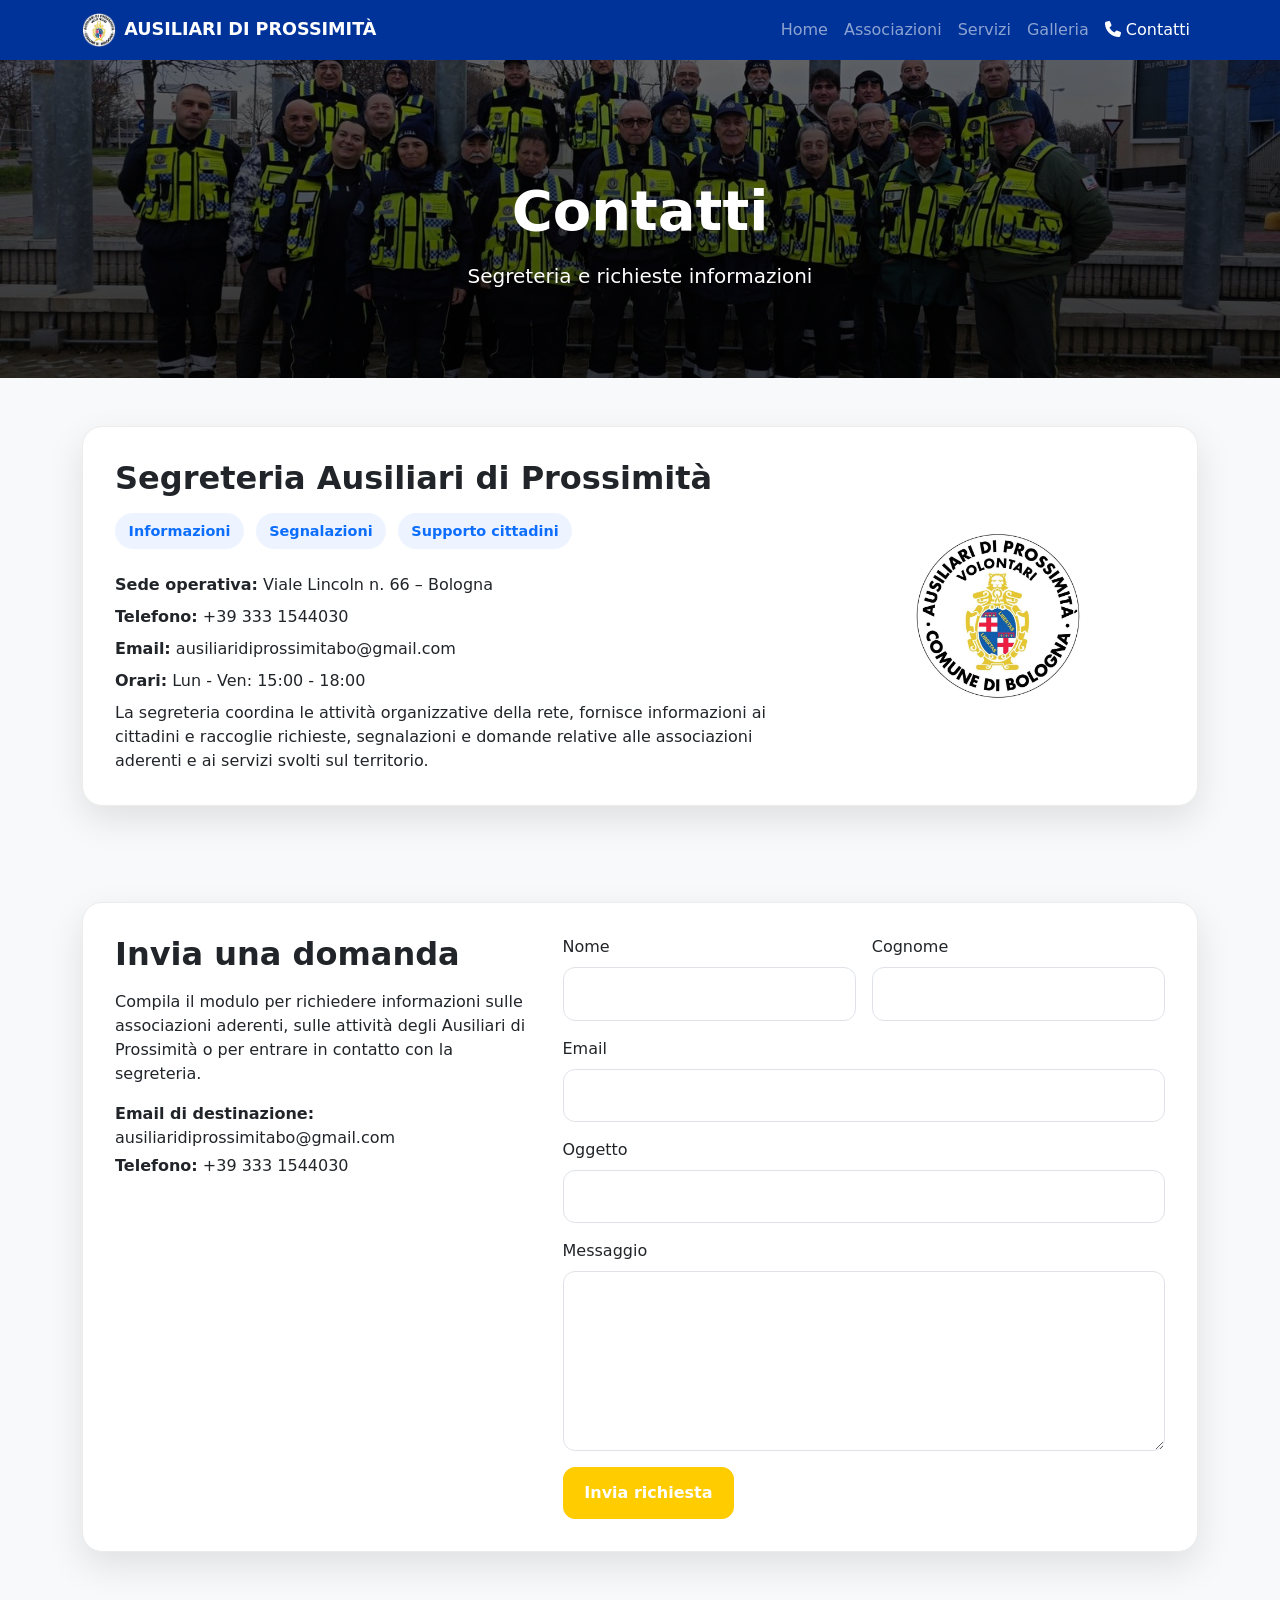
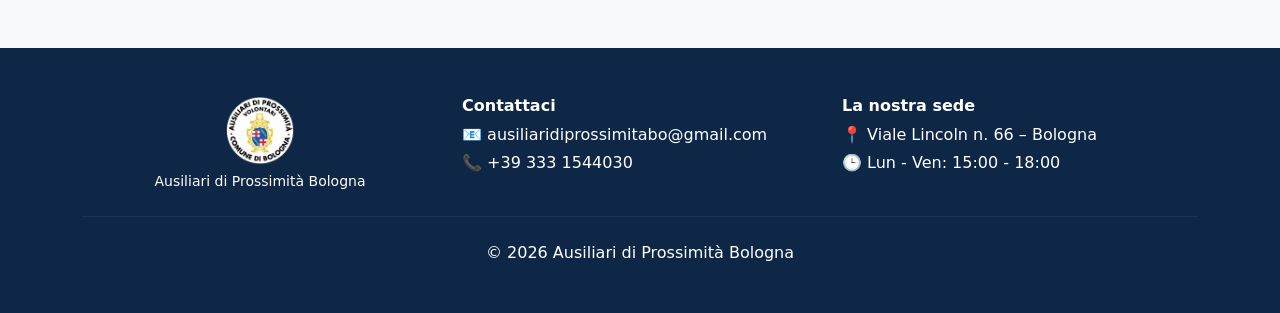
<file: html/contatti.html>
<!DOCTYPE html>
<html lang="it">

<head>
    <meta charset="UTF-8">
    <meta name="viewport" content="width=device-width, initial-scale=1.0">
    <title>Contatti - Ausiliari di Prossimità Bologna</title>
    <meta name="description" content="Contatti e segreteria degli Ausiliari di Prossimità Bologna: come raggiungerci e inviare una richiesta di informazioni." />
    <link href="https://cdn.jsdelivr.net/npm/bootstrap@5.3.3/dist/css/bootstrap.min.css" rel="stylesheet">
    <link rel="stylesheet" href="https://cdnjs.cloudflare.com/ajax/libs/font-awesome/6.5.2/css/all.min.css">
    <link rel="stylesheet" href="../css/common.css">
    <link rel="stylesheet" href="../css/contatti.css">
</head>

<body>

    <nav id="site-navbar"></nav>

    <section class="side-hero">
        <div class="container text-center text-white">
            <h1 class="display-4 fw-bold mb-3">Contatti</h1>
            <p class="lead mb-0">Segreteria e richieste informazioni</p>
        </div>
    </section>

    <section id="segreteria" class="py-5">
        <div class="container">
            <div class="segreteria-box">
                <div class="row align-items-center g-4">
                    <div class="col-lg-8">
                        <h2 class="section-title">Segreteria Ausiliari di Prossimità</h2>
                        <div class="mb-3">
                            <span class="info-chip">Informazioni</span>
                            <span class="info-chip">Segnalazioni</span>
                            <span class="info-chip">Supporto cittadini</span>
                        </div>
                        <p class="mb-2"><strong>Sede operativa:</strong> Viale Lincoln n. 66 – Bologna</p>
                        <p class="mb-2"><strong>Telefono:</strong> +39 333 1544030</p>
                        <p class="mb-2"><strong>Email:</strong> ausiliaridiprossimitabo@gmail.com</p>
                        <p class="mb-2"><strong>Orari:</strong> Lun - Ven: 15:00 - 18:00</p>
                        <p class="mb-0">
                            La segreteria coordina le attività organizzative della rete, fornisce informazioni
                            ai cittadini e raccoglie richieste, segnalazioni e domande relative alle associazioni
                            aderenti e ai servizi svolti sul territorio.
                        </p>
                    </div>
                    <div class="col-lg-4 text-center">
                        <img src="../immagini/logo-volontari.jpeg" alt="Logo Segreteria"
                            class="img-fluid logo-segreteria">
                    </div>
                </div>
            </div>
        </div>
    </section>

    <section id="contatti" class="py-5">
        <div class="container">
            <div class="contact-form-box">
                <div class="row g-4">
                    <div class="col-lg-5">
                        <h2 class="section-title">Invia una domanda</h2>
                        <p>
                            Compila il modulo per richiedere informazioni sulle associazioni aderenti,
                            sulle attività degli Ausiliari di Prossimità o per entrare in contatto
                            con la segreteria.
                        </p>
                        <p class="mb-1"><strong>Email di destinazione:</strong> ausiliaridiprossimitabo@gmail.com</p>
                        <p class="mb-0"><strong>Telefono:</strong> +39 333 1544030</p>
                    </div>

                    <div class="col-lg-7">
                        <!--
                            Invio temporaneo via FormSubmit.co (gratuito, nessun server PHP
                            necessario) mentre il sito è su hosting gratuito senza PHP.
                            Quando passerai a un hosting con PHP, per tornare a usare
                            api/contatti.php con PHPMailer basta:
                            1) togliere action/method qui sotto (o farli puntare a "#")
                            2) in js/contatti.js cambiare l'URL del fetch da
                               "https://formsubmit.co/ajax/..." a "../api/contatti.php"
                        -->
                        <form id="contactForm" action="https://formsubmit.co/ausiliaridiprossimitabo@gmail.com" method="POST" novalidate>
                            <div class="row g-3">
                                <!-- Config FormSubmit: niente captcha (c'è già l'honeypot sotto), oggetto fisso dell'email -->
                                <input type="hidden" name="_captcha" value="false">
                                <input type="hidden" name="_subject" value="Nuovo messaggio dal sito - Ausiliari di Prossimità">
                                <input type="hidden" name="_template" value="table">

                                <!-- Honeypot anti-spam: campo nascosto, un utente reale non lo vede né lo compila -->
                                <div class="d-none" aria-hidden="true">
                                    <label for="sito_web">Non compilare questo campo</label>
                                    <input type="text" id="sito_web" name="sito_web" tabindex="-1" autocomplete="off">
                                </div>
                                <div class="col-md-6">
                                    <label for="nome" class="form-label">Nome</label>
                                    <input type="text" class="form-control" id="nome" name="nome" required>
                                </div>
                                <div class="col-md-6">
                                    <label for="cognome" class="form-label">Cognome</label>
                                    <input type="text" class="form-control" id="cognome" name="cognome" required>
                                </div>
                                <div class="col-12">
                                    <label for="email" class="form-label">Email</label>
                                    <input type="email" class="form-control" id="email" name="email" required>
                                </div>
                                <div class="col-12">
                                    <label for="oggetto" class="form-label">Oggetto</label>
                                    <input type="text" class="form-control" id="oggetto" name="oggetto" required>
                                </div>
                                <div class="col-12">
                                    <label for="messaggio" class="form-label">Messaggio</label>
                                    <textarea class="form-control" id="messaggio" name="messaggio" required></textarea>
                                </div>
                                <div class="col-12 d-flex align-items-center gap-3 flex-wrap">
                                    <button type="submit" class="btn btn-primary btn-contact">Invia richiesta</button>
                                    <div id="formStatus" class="form-status text-muted"></div>
                                </div>
                            </div>
                        </form>
                    </div>
                </div>
            </div>
        </div>
    </section>

    <footer id="site-footer"></footer>

    <script src="https://cdn.jsdelivr.net/npm/bootstrap@5.3.3/dist/js/bootstrap.bundle.min.js"></script>
    <script src="../js/contatti.js"></script>
    <script defer src="../js/common.js"></script>
</body>

</html>
</file>
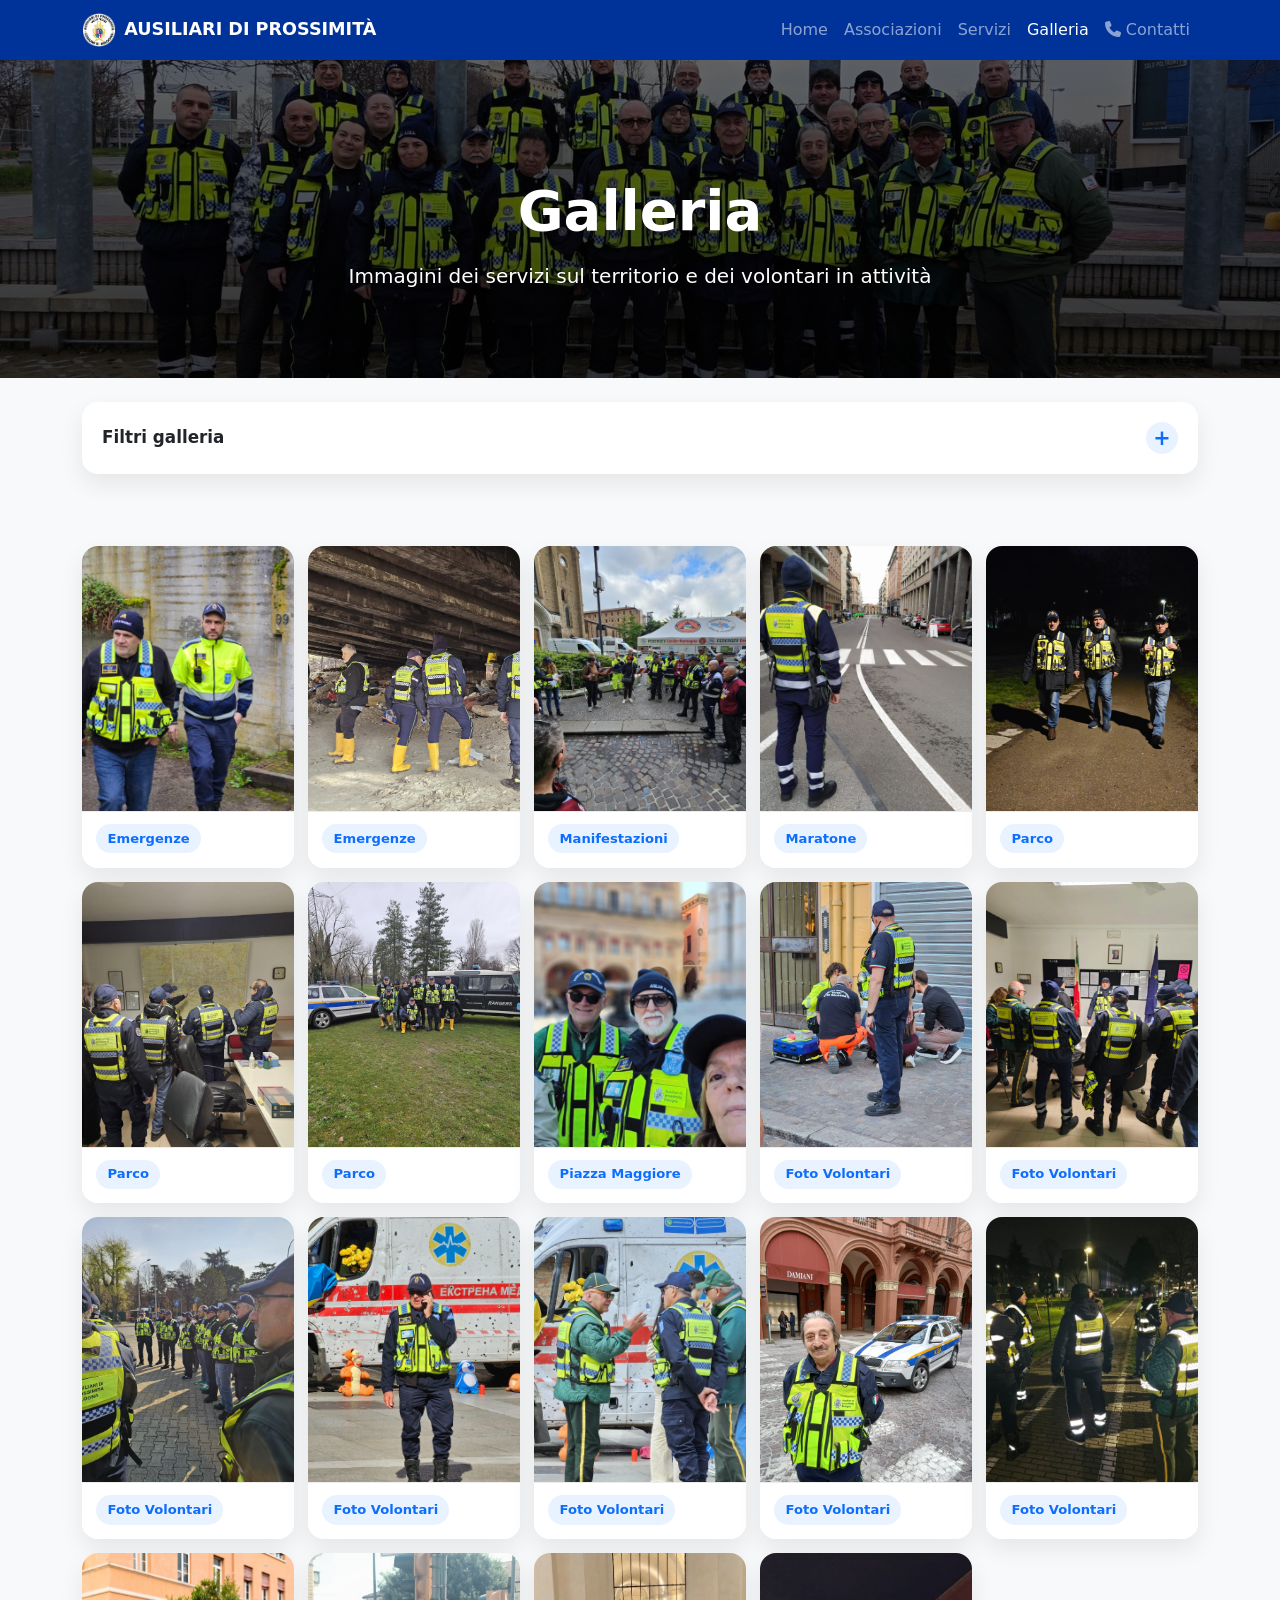
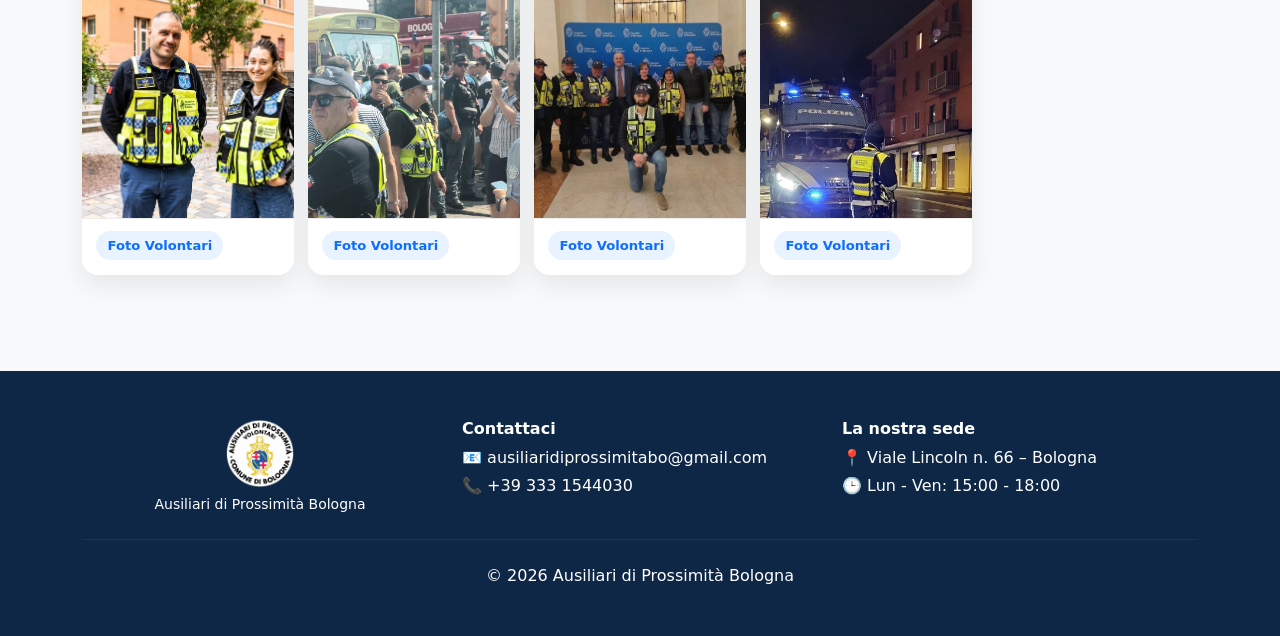
<file: html/galleria.html>
<!DOCTYPE html>
<html lang="it">

<head>
    <meta charset="UTF-8">
    <meta name="viewport" content="width=device-width, initial-scale=1.0">
    <title>Galleria - Ausiliari di Prossimità Bologna</title>
    <meta name="description" content="Foto dei servizi sul territorio e dei volontari in attività degli Ausiliari di Prossimità Bologna." />

    <link href="https://cdn.jsdelivr.net/npm/bootstrap@5.3.3/dist/css/bootstrap.min.css" rel="stylesheet">
    <link rel="stylesheet" href="https://cdnjs.cloudflare.com/ajax/libs/font-awesome/6.5.2/css/all.min.css">
    <link rel="stylesheet" href="../css/common.css">
    <link rel="stylesheet" href="../css/galleria.css">
</head>

<body>

    <nav id="site-navbar"></nav>

    <section class="side-hero">
        <div class="container text-center text-white">
            <h1 class="display-4 fw-bold mb-3">Galleria</h1>
            <p class="lead mb-0">
                Immagini dei servizi sul territorio e dei volontari in attività
            </p>
        </div>
    </section>

    <section class="py-4">
        <div class="container">
            <div class="gallery-filters-box">
                <button id="filtersToggle" class="filters-toggle-btn" type="button" aria-expanded="false"
                    aria-controls="filtersPanel">
                    <span>Filtri galleria</span>
                    <span id="filtersToggleIcon" class="filters-toggle-icon">+</span>
                </button>

                <div id="filtersPanel" class="filters-panel">
                    <div class="row g-3 align-items-end pt-3">
                        <div class="col-md-8 col-lg-6">
                            <label for="typeFilterSelect" class="form-label mb-1">Tipologia</label>
                            <select id="typeFilterSelect" class="form-select">
                                <option value="">Tutte</option>
                            </select>
                        </div>

                        <div class="col-md-4 col-lg-3">
                            <button id="resetFilters" class="btn btn-outline-secondary w-100">Reset filtri</button>
                        </div>
                    </div>
                </div>
            </div>
        </div>
    </section>

    <section class="py-5">
        <div class="container">
            <div id="galleryGrid" class="gallery-grid"></div>
        </div>
    </section>

    <div class="modal fade" id="galleryModal" tabindex="-1" aria-hidden="true">
        <div class="modal-dialog modal-fullscreen">
            <div class="modal-content gallery-modal-content">
                <div class="d-flex justify-content-end p-3">
                    <button type="button" class="btn-close btn-close-white" data-bs-dismiss="modal"
                        aria-label="Chiudi"></button>
                </div>

                <div class="gallery-modal-body">
                    <img id="modalImg" class="gallery-modal-img" alt="Immagine galleria">
                    <div class="gallery-modal-caption text-white text-center mt-3 px-3">
                        <h3 id="modalTitle" class="h4 mb-2"></h3>
                        <p id="modalMeta" class="mb-0"></p>
                    </div>
                </div>
            </div>
        </div>
    </div>

    <footer id="site-footer"></footer>

    <script src="https://cdn.jsdelivr.net/npm/bootstrap@5.3.3/dist/js/bootstrap.bundle.min.js"></script>
    <script defer src="../js/dati-galleria.js"></script>
    <script defer src="../js/galleria.js"></script>
    <script defer src="../js/common.js"></script>
</body>

</html>
</file>
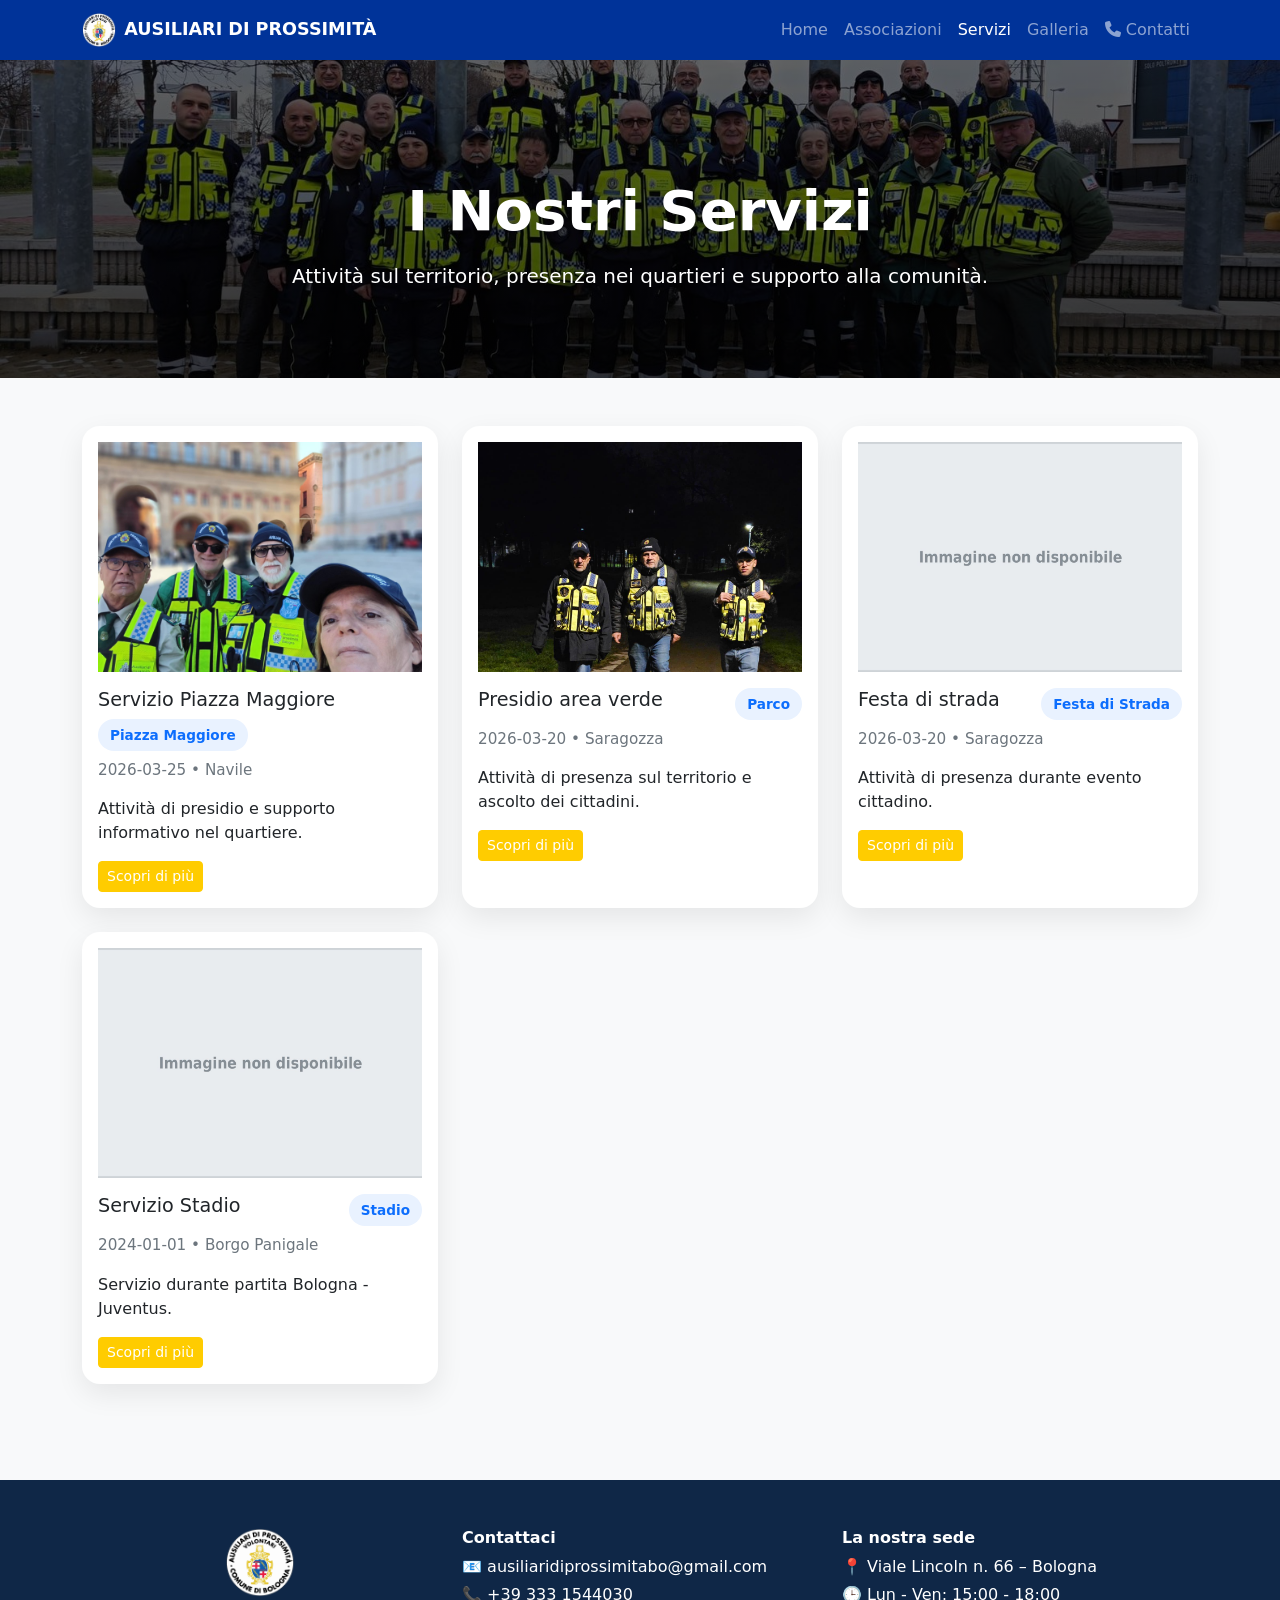
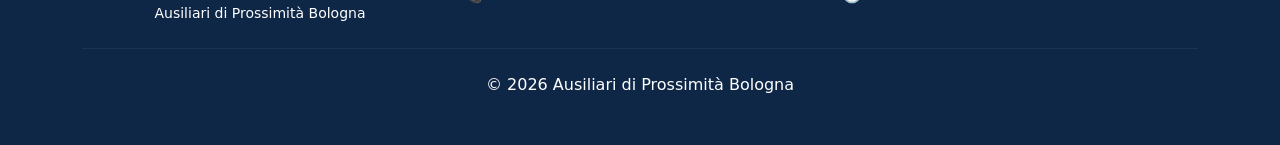
<file: html/servizi.html>
<!DOCTYPE html>
<html lang="it">

<head>
    <meta charset="UTF-8">
    <meta name="viewport" content="width=device-width, initial-scale=1.0">
    <title>Servizi - Ausiliari di Prossimità Bologna</title>
    <meta name="description" content="I servizi svolti sul territorio dagli Ausiliari di Prossimità Bologna: presidio, eventi, emergenze e supporto ai quartieri della città." />
    <link href="https://cdn.jsdelivr.net/npm/bootstrap@5.3.3/dist/css/bootstrap.min.css" rel="stylesheet">
    <link rel="stylesheet" href="https://cdnjs.cloudflare.com/ajax/libs/font-awesome/6.5.2/css/all.min.css">
    <link rel="stylesheet" href="../css/common.css">
    <link rel="stylesheet" href="../css/servizi.css">
</head>

<body>

    <nav id="site-navbar"></nav>

    <section class="side-hero">
        <div class="container text-center text-white">
            <h1 class="display-4 fw-bold mb-3">I Nostri Servizi</h1>
            <p class="lead mb-0">Attività sul territorio, presenza nei quartieri e supporto alla comunità.</p>
        </div>
    </section>

    <section class="py-5">
        <div class="container" id="serviziContainer"></div>
    </section>

    <footer id="site-footer"></footer>

    <script src="https://cdn.jsdelivr.net/npm/bootstrap@5.3.3/dist/js/bootstrap.bundle.min.js"></script>
    <script defer src="../js/dati-servizi.js"></script>
    <script defer src="../js/servizi.js"></script>
    <script defer src="../js/common.js"></script>
</body>

</html>
</file>
<file: css/common.css>
/* Navbar Blu Scuro + Bottoni Rossi Bologna */
.bg-bologna-dark { background-color: #003399 !important; }
.btn-primary { 
    background-color: #FFCC00 !important; 
    border-color: #FFCC00 !important; 
}
.btn-primary:hover { 
    background-color: #b49000 !important; 
    border-color: #b49000 !important; 
}
.btn-outline-light:hover { 
    border-color: #b49000; 
    background-color: #b49000; 
    color: white; 
}
/* NAVBAR LOGO */

.navbar-logo {
    height: 34px;
    width: auto;
    object-fit: contain;
}

.navbar-brand {
    font-size: 1.1rem;
    line-height: 1.1;
}

.navbar-brand-text {
    display: inline-block;
}

@media (max-width: 575.98px) {
    .navbar-brand {
        font-size: 0.82rem;
    }

    .navbar-brand-text {
        line-height: 1.05;
    }

    .navbar-logo {
        height: 24px;
    }

    .navbar {
        padding-top: 0.35rem;
        padding-bottom: 0.35rem;
    }

    .navbar-toggler {
        padding: 0.25rem 0.5rem;
    }
}

/* MARCHIO CENTRATO SU MOBILE
   Sotto i 992px la barra contiene tre elementi in fila: un segnaposto
   vuoto a sinistra, il marchio al centro e il pulsante del menu a destra.
   Dando al segnaposto la stessa larghezza del pulsante, il marchio resta
   esattamente al centro invece di essere spinto a sinistra. */

@media (max-width: 991.98px) {
    .navbar-spazio,
    .navbar-toggler {
        flex: 0 0 46px;
        width: 46px;
    }

    /* Il pulsante non ha piu' bisogno di padding orizzontale:
       l'icona si centra da sola nella larghezza fissata sopra. */
    .navbar-toggler {
        padding-left: 0;
        padding-right: 0;
    }

    .navbar-brand {
        flex: 1 1 auto;
        min-width: 0;
        margin-right: 0;
        justify-content: center;
        text-align: center;
    }
}
/* FOOTER */

.footer-custom {
    background: #0f2747;
    color: white;
}

.footer-divider {
    border-color: rgba(255,255,255,0.2);
}

.footer-logo {
    max-width: 70px;
    height: auto;
    display: block;
    margin: 0 auto 6px;
}

.footer-col {
    display: flex;
    flex-direction: column;
    align-items: center;
}

/* su desktop li allineiamo a sinistra ma con struttura uguale */
@media (min-width: 768px) {
    .footer-col {
        align-items: flex-start;
    }
}

.side-hero {
    background: linear-gradient(rgba(0,0,0,0.55), rgba(0,0,0,0.72)),
                url('../immagini/foto-di-gruppo.jpeg') center/cover no-repeat;
    min-height: 42vh;
    display: flex;
    align-items: center;
    padding-top: 90px;
}

.side-row {
    margin-bottom: 2rem;
}

/* La navbar è fixed: senza questo, saltando a un'ancora (#contatti, #ass1...)
   il titolo della sezione finisce nascosto sotto la barra. */
:target {
    scroll-margin-top: 90px;
}
</file>
<file: css/contatti.css>
body {
    background: #f8f9fa;
}

.section-title {
    font-weight: 700;
    margin-bottom: 1rem;
}

.segreteria-box,
.contact-form-box {
    background: #fff;
    border-radius: 20px;
    box-shadow: 0 14px 36px rgba(0, 0, 0, 0.10);
    border: 1px solid #ececec;
    padding: 2rem;
}

.info-chip {
    display: inline-block;
    padding: 0.45rem 0.85rem;
    border-radius: 999px;
    background: #eef4ff;
    color: #0d6efd;
    font-size: 0.9rem;
    font-weight: 600;
    margin-right: 0.4rem;
    margin-bottom: 0.5rem;
}

.form-control,
.form-select {
    border-radius: 12px;
    border: 1px solid #dfe3e8;
    padding: 0.85rem 1rem;
}

.form-control:focus,
.form-select:focus {
    border-color: #86b7fe;
    box-shadow: 0 0 0 0.25rem rgba(13,110,253,0.15);
}

textarea.form-control {
    min-height: 180px;
    resize: vertical;
}

.btn-contact {
    border-radius: 12px;
    padding: 0.8rem 1.3rem;
    font-weight: 600;
}

.form-status {
    min-height: 24px;
    font-size: 0.95rem;
}

.logo-segreteria {
    max-height: 170px;
    object-fit: contain;
}
</file>
<file: css/galleria.css>
body {
    background: #f8f9fa;
}

.gallery-filters-box {
    background: #fff;
    border-radius: 16px;
    padding: 1rem 1.25rem;
    box-shadow: 0 10px 24px rgba(0,0,0,0.08);
}

.filters-toggle-btn {
    width: 100%;
    border: none;
    background: transparent;
    display: flex;
    align-items: center;
    justify-content: space-between;
    font-size: 1.05rem;
    font-weight: 700;
    color: #212529;
    padding: 0.25rem 0;
    cursor: pointer;
}

.filters-toggle-icon {
    width: 32px;
    height: 32px;
    border-radius: 50%;
    background: #e9f2ff;
    color: #0d6efd;
    display: inline-flex;
    align-items: center;
    justify-content: center;
    font-size: 1.3rem;
    line-height: 1;
    transition: transform 0.25s ease;
}

.filters-panel {
    display: none;
}

.filters-panel.open {
    display: block;
}

.filters-panel.open + * {
    margin-top: 0;
}

.gallery-filters-box.open .filters-toggle-icon {
    transform: rotate(45deg);
}

.form-select {
    border-radius: 10px;
}

.gallery-grid {
    display: grid;
    grid-template-columns: repeat(5, 1fr);
    gap: 14px;
}

.gallery-card {
    background: #fff;
    border-radius: 16px;
    overflow: hidden;
    box-shadow: 0 10px 24px rgba(0,0,0,0.08);
    transition: transform 0.25s ease, box-shadow 0.25s ease;
    cursor: pointer;
    display: flex;
    flex-direction: column;
}

.gallery-card:hover {
    transform: translateY(-4px);
    box-shadow: 0 16px 30px rgba(0,0,0,0.12);
}

.gallery-image-wrap {
    position: relative;
    overflow: hidden;
}

.gallery-image {
    width: 100%;
    aspect-ratio: 4 / 5;
    object-fit: cover;
    object-position: center top;
    display: block;
    transition: transform 0.4s ease, filter 0.4s ease;
}

.gallery-card:hover .gallery-image {
    transform: scale(1.06);
    filter: brightness(0.93);
}

.gallery-meta {
    padding: 0.75rem 0.9rem 0.9rem;
    border-top: 1px solid #ececec;
    background: #fff;
    display: flex;
    flex-direction: column;
    gap: 0.45rem;
}

.gallery-meta-top {
    display: flex;
    flex-wrap: wrap;
    gap: 8px;
}

.gallery-badge {
    display: inline-block;
    padding: 0.3rem 0.7rem;
    border-radius: 999px;
    background: #e9f2ff;
    color: #0d6efd;
    font-size: 0.82rem;
    font-weight: 600;
    max-width: 100%;
    white-space: nowrap;
    overflow: hidden;
    text-overflow: ellipsis;
}

.gallery-modal-content {
    background: #111827;
    border: none;
}

.gallery-modal-body {
    position: relative;
    display: flex;
    flex-direction: column;
    justify-content: center;
    align-items: center;
    padding: 0 1.5rem 2rem;
    min-height: calc(100vh - 80px);
}

.gallery-modal-img {
    max-width: 100%;
    max-height: 78vh;
    object-fit: contain;
    border-radius: 12px;
    box-shadow: 0 18px 36px rgba(0,0,0,0.35);
}

.gallery-modal-caption {
    max-width: 900px;
}

.gallery-modal-nav {
    position: absolute;
    inset: 0;
    pointer-events: none;
}

.gallery-nav-btn {
    position: absolute;
    top: 50%;
    transform: translateY(-50%);
    width: 54px;
    height: 54px;
    border: none;
    border-radius: 50%;
    background: rgba(255, 255, 255, 0.16);
    color: #fff;
    font-size: 2rem;
    line-height: 1;
    display: flex;
    align-items: center;
    justify-content: center;
    backdrop-filter: blur(4px);
    transition: background 0.2s ease, transform 0.2s ease;
    pointer-events: auto;
}

.gallery-nav-btn:hover {
    background: rgba(255, 255, 255, 0.28);
}

.gallery-nav-prev {
    left: 24px;
}

.gallery-nav-next {
    right: 24px;
}

.gallery-empty {
    grid-column: 1 / -1;
    background: #fff;
    border-radius: 16px;
    padding: 2rem;
    text-align: center;
    box-shadow: 0 10px 24px rgba(0,0,0,0.08);
    color: #495057;
}


@media (max-width: 1199.98px) {
    .gallery-grid {
        grid-template-columns: repeat(4, 1fr);
    }
}

@media (max-width: 991.98px) {
    .gallery-grid {
        grid-template-columns: repeat(3, 1fr);
    }
}

@media (max-width: 767.98px) {
    .gallery-grid {
        grid-template-columns: repeat(2, 1fr);
    }

    .gallery-nav-btn {
        width: 46px;
        height: 46px;
        font-size: 1.7rem;
    }

    .gallery-nav-prev {
        left: 12px;
    }

    .gallery-nav-next {
        right: 12px;
    }
}

@media (max-width: 575.98px) {
    .gallery-grid {
        grid-template-columns: repeat(2, 1fr);
    }

    .gallery-meta {
        padding: 0.7rem 0.8rem 0.8rem;
    }

    .gallery-nav-btn {
        width: 40px;
        height: 40px;
        font-size: 1.4rem;
    }
}
</file>
<file: css/servizi.css>
body {
    background: #f8f9fa;
}

.servizio-card {
    border: none;
    border-radius: 18px;
    overflow: hidden;
    box-shadow: 0 10px 28px rgba(0,0,0,0.08);
    background: #fff;
    height: 100%;
}

.servizio-card-title {
    font-size: 1.2rem;
}

.servizio-cover {
    width: 100%;
    height: 230px;
    object-fit: cover;
    object-position: center top;
    display: block;
}

.servizio-meta {
    font-size: 0.95rem;
    color: #6c757d;
}

.servizio-badge {
    display: inline-block;
    padding: 0.35rem 0.75rem;
    border-radius: 999px;
    background: #e9f2ff;
    color: #0d6efd;
    font-size: 0.85rem;
    font-weight: 600;
}

.servizio-expanded-wrap {
    margin-top: 1rem;
}

.servizio-expanded {
    background: #fff;
    border-radius: 20px;
    box-shadow: 0 14px 36px rgba(0,0,0,0.10);
    overflow: hidden;
    border: 1px solid #ececec;
    opacity: 0;
    transform: translateY(24px) scale(0.98);
    transition: opacity 0.55s ease, transform 0.55s ease;
}

.servizio-expanded.show {
    opacity: 1;
    transform: translateY(0) scale(1);
}

.servizio-expanded-main {
    width: 100%;
    height: 520px;
    max-height: 520px;
    object-fit: contain;
    background: #eef2f5;
    display: block;
    border-radius: 18px;
}

.servizio-carousel {
    position: relative;
}

.servizio-carousel-image {
    width: 100%;
    height: 520px;
    object-fit: contain;
    background: #eef2f5;
    display: block;
}

.servizio-carousel .carousel-control-prev,
.servizio-carousel .carousel-control-next {
    width: 58px;
}

.servizio-carousel .carousel-control-prev-icon,
.servizio-carousel .carousel-control-next-icon {
    background-size: 65% 65%;
    background-color: rgba(0, 0, 0, 0.35);
    border-radius: 50%;
    width: 3rem;
    height: 3rem;
}

.servizio-carousel .carousel-indicators [data-bs-target] {
    width: 10px;
    height: 10px;
    border-radius: 50%;
}

.servizio-detail-box {
    background: #f8fbff;
    border: 1px solid #e3edf9;
    border-radius: 16px;
    padding: 1rem 1.1rem;
}

.servizio-gallery {
    display: grid;
    grid-template-columns: repeat(auto-fit, minmax(170px, 1fr));
    gap: 12px;
}

.servizio-gallery img {
    width: 100%;
    height: 170px;
    object-fit: cover;
    border-radius: 12px;
    display: block;
}

.servizio-close {
    white-space: nowrap;
}


@media (max-width: 991.98px) {
    .servizio-carousel-image,
    .servizio-expanded-main {
        height: 420px;
        max-height: 420px;
    }
}

@media (max-width: 767.98px) {
    .servizio-cover {
        height: 210px;
    }

    .servizio-carousel-image,
    .servizio-expanded-main {
        height: 280px;
        max-height: 280px;
    }

    .servizio-carousel .carousel-control-prev-icon,
    .servizio-carousel .carousel-control-next-icon {
        width: 2.5rem;
        height: 2.5rem;
    }
}
</file>
